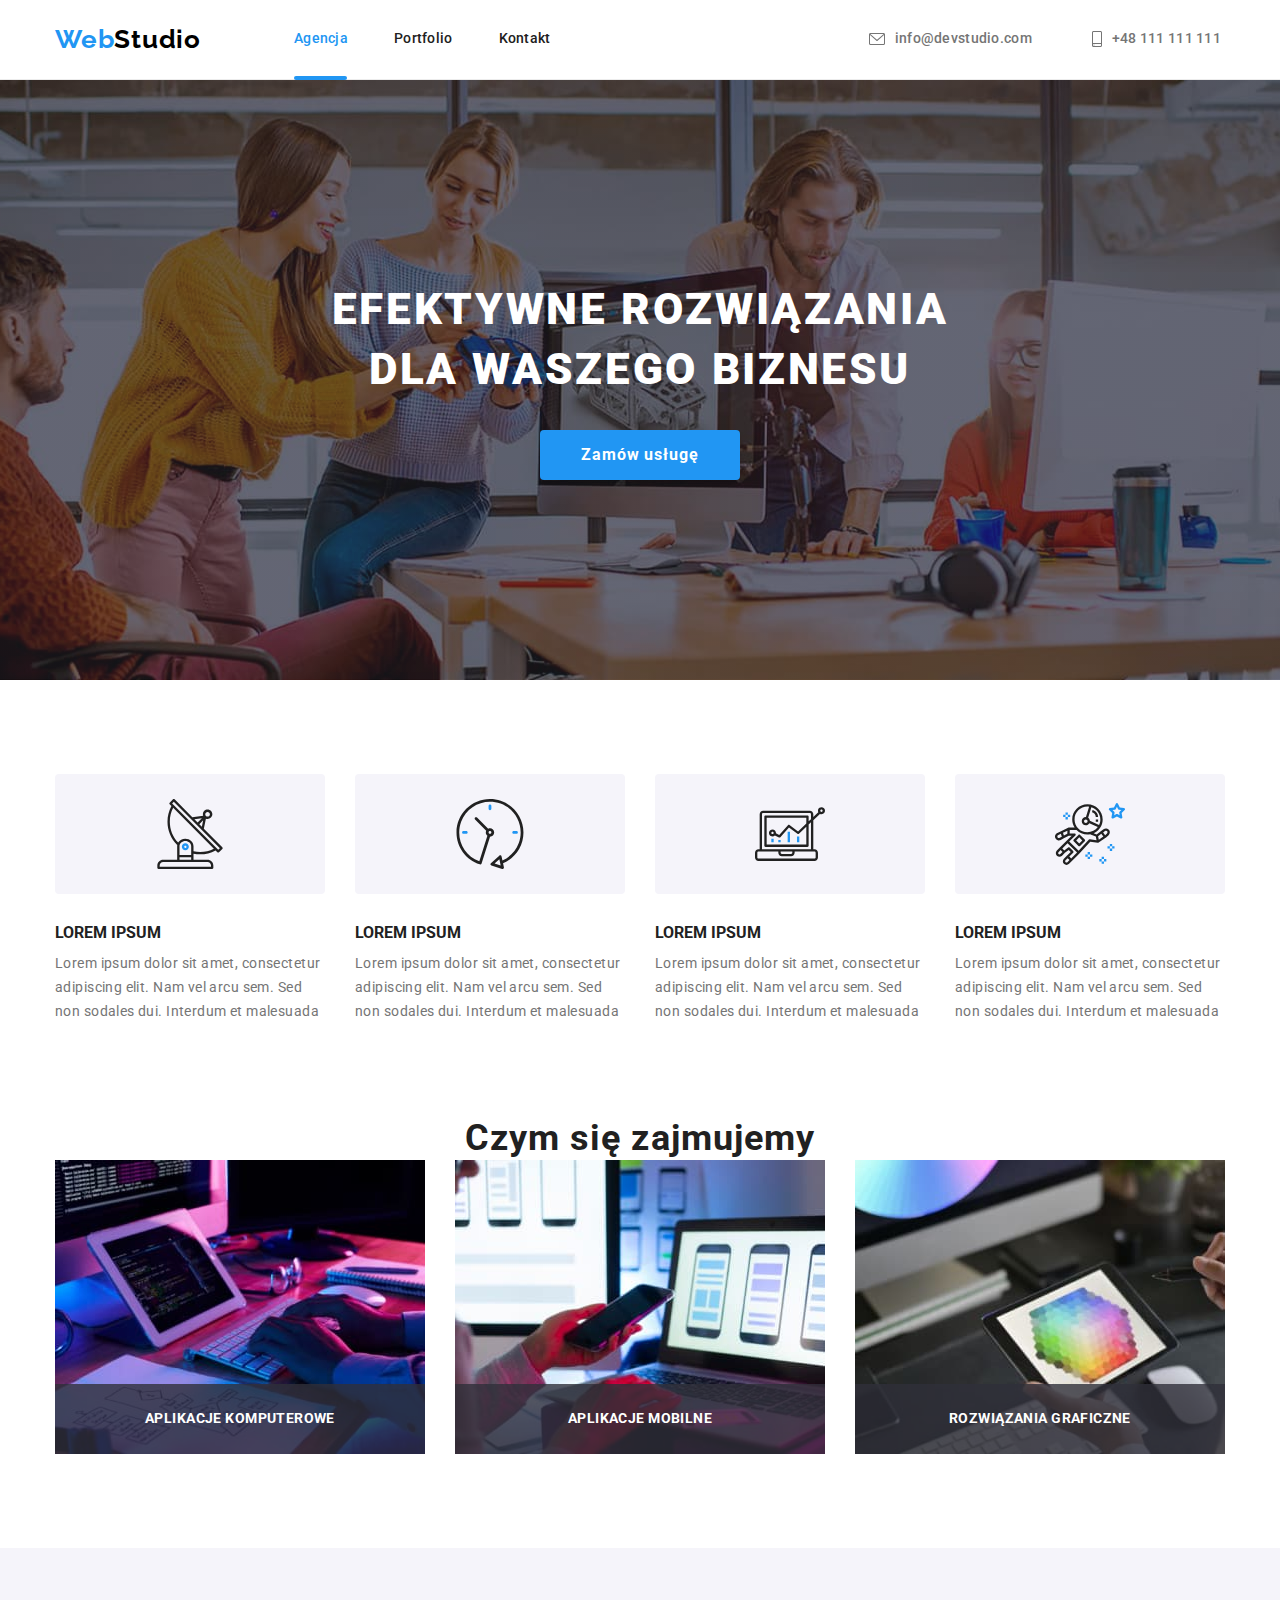
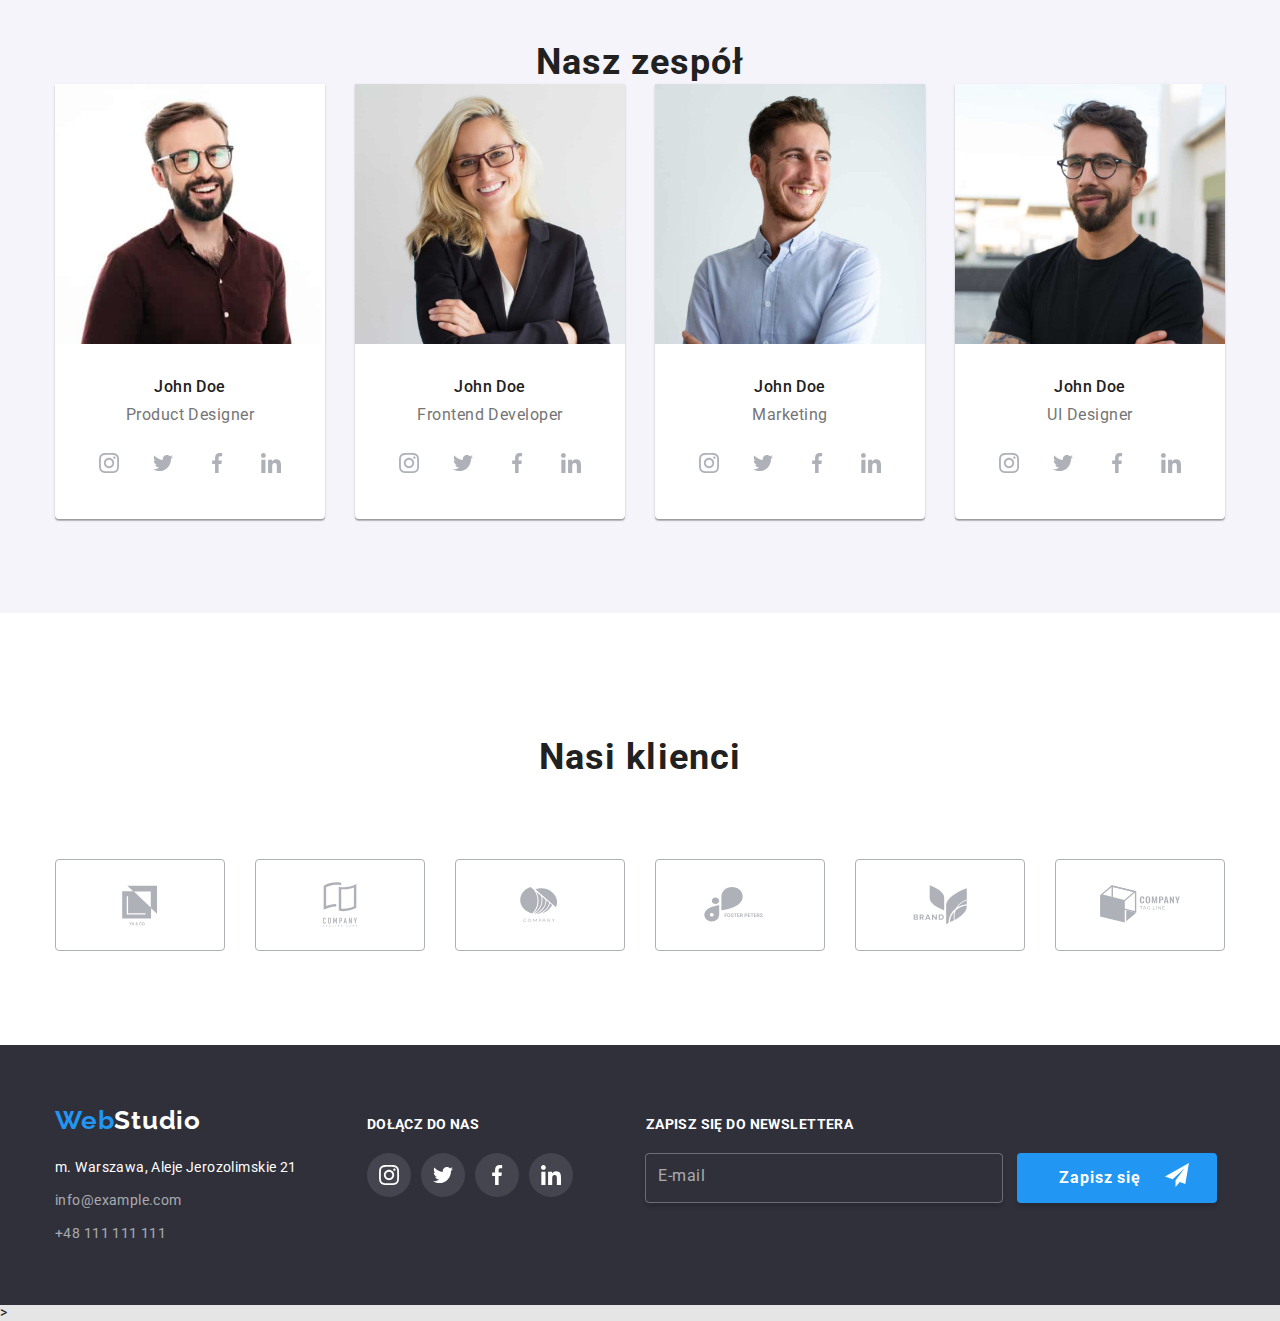
<file: index.html>
<!DOCTYPE html>
<html lang="pl">
  <head>
    <meta charset="UTF-8" />
    <meta name="viewport" content="width=device-width, initial-scale=1.0" />
    <link
      rel="stylesheet"
      href="https://cdnjs.cloudflare.com/ajax/libs/modern-normalize/1.0.0/modern-normalize.min.css"
    />
    <link rel="stylesheet" type="text/css" href="./css/main.min.css" />
    <link rel="preconnect" href="https://fonts.googleapis.com" />
    <link rel="preconnect" href="https://fonts.gstatic.com" crossorigin />
    <link
      href="https://fonts.googleapis.com/css2?family=Raleway:wght@700&family=Roboto:wght@400;500;700;900&display=swap"
      rel="stylesheet"
    />
    <title>Studio</title>
  </head>
  <body class="body">
    <header class="header">
      <div class="container">
        <div class="header__wrapper">
          <a class="logo" href="./index.html"
            ><span class="logo__highlight">Web</span>Studio</a
          >
          <nav class="navigation">
            <ul class="list navigation__list">
              <li class="navigation__element">
                <a class="navigation__link link" href="./index.html"
                  ><span class="navigation__highlight">Agencja</span></a
                >
              </li>
              <li class="navigation__element">
                <a class="navigation__link link" href="./portfolio.html"
                  >Portfolio</a
                >
              </li>
              <li class="navigation__element">
                <a class="navigation__link link" href="./index.html">Kontakt</a>
              </li>
            </ul>
          </nav>
          <div class="contacts">
            <ul class="list contacts__list">
              <li class="contacts__element">
                <a class="contacts__link link" href="mailto:info@devstudio.com"
                  ><svg class="contacts__icon contacts__icon-mail">
                    <use href="./images/icons.svg#icon-envelope"></use>
                  </svg>
                  info@devstudio.com</a
                >
              </li>
              <li class="contacts__element">
                <a class="contacts__link link" href="tel:+48111111111"
                  ><svg class="contacts__icon contacts__icon-phone">
                    <use href="./images/icons.svg#icon-smartphone"></use></svg
                  >+48 111 111 111</a
                >
              </li>
            </ul>
          </div>
        </div>
      </div>
    </header>
    <main class="main">
      <div class="introduction">
        <div class="container">
          <h1 class="text introduction__heading">
            Efektywne rozwiązania dla Waszego biznesu
          </h1>
          <button
            class="button introduction__button"
            type="button"
            data-modal-open
          >
            Zamów usługę
          </button>
        </div>
      </div>
      <section class="section description">
        <div class="container">
          <ul class="list description__list">
            <li class="description__element">
              <div class="description__decoration">
                <svg class="description__icon">
                  <use href="./images/icons.svg#icon-antenna"></use>
                </svg>
              </div>
              <h3 class="text description__heading">LOREM IPSUM</h3>
              <p class="text description__paragraf">
                Lorem ipsum dolor sit amet, consectetur adipiscing elit. Nam vel
                arcu sem. Sed non sodales dui. Interdum et malesuada
              </p>
            </li>
            <li class="description__element">
              <div class="description__decoration">
                <svg class="description__icon">
                  <use href="./images/icons.svg#icon-clock"></use>
                </svg>
              </div>
              <h3 class="text description__heading">LOREM IPSUM</h3>
              <p class="text description__paragraf">
                Lorem ipsum dolor sit amet, consectetur adipiscing elit. Nam vel
                arcu sem. Sed non sodales dui. Interdum et malesuada
              </p>
            </li>

            <li class="description__element">
              <div class="description__decoration">
                <svg class="description__icon">
                  <use href="./images/icons.svg#icon-diagram"></use>
                </svg>
              </div>
              <h3 class="text description__heading">LOREM IPSUM</h3>
              <p class="text description__paragraf">
                Lorem ipsum dolor sit amet, consectetur adipiscing elit. Nam vel
                arcu sem. Sed non sodales dui. Interdum et malesuada
              </p>
            </li>
            <li class="description__element">
              <div class="description__decoration">
                <svg class="description__icon">
                  <use href="./images/icons.svg#icon-astronaut"></use>
                </svg>
              </div>
              <h3 class="text description__heading">LOREM IPSUM</h3>
              <p class="text description__paragraf">
                Lorem ipsum dolor sit amet, consectetur adipiscing elit. Nam vel
                arcu sem. Sed non sodales dui. Interdum et malesuada
              </p>
            </li>
          </ul>
        </div>
      </section>
      <section class="section workspace">
        <div class="container">
          <h2 class="text section__heading">Czym się zajmujemy</h2>
          <ul class="list section__list">
            <li class="workspace__element">
              <a class="link worskspace__link" href="/"
                ><img
                  class="workspace__image"
                  src="./images/box1.jpg"
                  alt="Prezentacja przestrzeni roboczej. Osoba pisze na klawiaturze, przed nią znajduje się rysunek techniczny, tablet oraz laptop."
                  width="370"
                  height="294"
              /></a>
              <div class="workspace__overlay">
                <p class="text workspace__paragraph">aplikacje komputerowe</p>
              </div>
            </li>
            <li class="workspace__element">
              <a class="link worskspace__link" href="/"
                ><img
                  class="workspace__image"
                  src="./images/box2.jpg"
                  alt="Prezentacja projektowania aplikacji mobinej. Projektant wyświetla na monitorze komputera trzy propozycje wyświetlania strony internetowej na smartphonie i porównuje je z tym co widzi na swoim telefonie."
                  width="370"
                  height="294"
              /></a>
              <div class="workspace__overlay">
                <p class="text workspace__paragraph">aplikacje mobilne</p>
              </div>
            </li>
            <li class="workspace__element">
              <a class="link worskspace__link" href="/"
                ><img
                  class="workspace__image"
                  src="./images/box3.jpg"
                  alt="Prezentacja tworzenia wizualnego aspektu stron. Projektant trzyma w dłoni tablet, na którym wyświetla się paleta barw do wyboru w projekcie"
                  width="370"
                  height="294"
              /></a>
              <div class="workspace__overlay">
                <p class="text workspace__paragraph">rozwiązania graficzne</p>
              </div>
            </li>
          </ul>
        </div>
      </section>
      <section class="section team">
        <div class="container">
          <h2 class="text section__heading">Nasz zespół</h2>
          <ul class="list section__list">
            <li class="team__member">
              <figure class="team__figure">
                <img
                  class="team__image"
                  src="./images/productdesigner.jpg"
                  alt="Zdjęcie naszego Product Designera"
                  width="270"
                  height="260"
                />
                <figcaption class="team__caption">
                  <h4 class="text team__heading">John Doe</h4>
                  <p class="text team__description">Product Designer</p>
                  <ul class="list media__list team__list">
                    <li class="media__element">
                      <a
                        class="media__link"
                        href="https://www.instagram.com/"
                        rel="noopener noreferrer"
                        target="_blank"
                      >
                        <svg class="media__icon media__team">
                          <use
                            href="./images/icons.svg#icon-instagram"
                          ></use></svg
                      ></a>
                    </li>
                    <li class="media__element">
                      <a
                        class="media__link"
                        href="https://www.twitter.com/"
                        rel="noopener noreferrer"
                        target="_blank"
                      >
                        <svg class="media__icon media__team">
                          <use
                            href="./images/icons.svg#icon-twitter"
                          ></use></svg
                      ></a>
                    </li>
                    <li class="media__element">
                      <a
                        class="media__link"
                        href="https://www.facebook.com/"
                        rel="noopener noreferrer"
                        target="_blank"
                      >
                        <svg class="media__icon media__team">
                          <use
                            href="./images/icons.svg#icon-facebook"
                          ></use></svg
                      ></a>
                    </li>
                    <li class="media__element">
                      <a
                        class="media__link"
                        href="https://www.linkedin.com/"
                        rel="noopener noreferrer"
                        target="_blank"
                      >
                        <svg class="media__icon media__team">
                          <use
                            href="./images/icons.svg#icon-linkedin"
                          ></use></svg
                      ></a>
                    </li>
                  </ul>
                </figcaption>
              </figure>
            </li>
            <li class="team__member">
              <figure class="team__figure">
                <img
                  class="team__image"
                  src="./images/frontenddeveloper.jpg"
                  alt="Zdjęcie naszej Frontend Deweloperki"
                  width="270"
                  height="260"
                />
                <figcaption class="team__caption">
                  <h4 class="text team__heading">John Doe</h4>
                  <p class="text team__description">Frontend Developer</p>
                  <ul class="list media__list team__list">
                    <li class="media__element">
                      <a
                        class="media__link"
                        href="https://www.instagram.com/"
                        rel="noopener noreferrer"
                        target="_blank"
                      >
                        <svg class="media__icon media__team">
                          <use
                            href="./images/icons.svg#icon-instagram"
                          ></use></svg
                      ></a>
                    </li>
                    <li class="media__element">
                      <a
                        class="media__link"
                        href="https://www.twitter.com/"
                        rel="noopener noreferrer"
                        target="_blank"
                      >
                        <svg class="media__icon media__team">
                          <use
                            href="./images/icons.svg#icon-twitter"
                          ></use></svg
                      ></a>
                    </li>
                    <li class="media__element">
                      <a
                        class="media__link"
                        href="https://www.facebook.com/"
                        rel="noopener noreferrer"
                        target="_blank"
                      >
                        <svg class="media__icon media__team">
                          <use
                            href="./images/icons.svg#icon-facebook"
                          ></use></svg
                      ></a>
                    </li>
                    <li class="media__element">
                      <a
                        class="media__link"
                        href="https://www.linkedin.com/"
                        rel="noopener noreferrer"
                        target="_blank"
                      >
                        <svg class="media__icon media__team">
                          <use
                            href="./images/icons.svg#icon-linkedin"
                          ></use></svg
                      ></a>
                    </li>
                  </ul>
                </figcaption>
              </figure>
            </li>
            <li class="team__member">
              <figure class="team__figure">
                <img
                  class="team__image"
                  src="./images/marketing.jpg"
                  alt="Zdjęcie naszego marketingowca"
                  width="270"
                  height="260"
                />
                <figcaption class="team__caption">
                  <h4 class="text team__heading">John Doe</h4>
                  <p class="text team__description">Marketing</p>
                  <ul class="list media__list team__list">
                    <li class="media__element">
                      <a
                        class="media__link"
                        href="https://www.instagram.com/"
                        rel="noopener noreferrer"
                        target="_blank"
                      >
                        <svg class="media__icon media__team">
                          <use
                            href="./images/icons.svg#icon-instagram"
                          ></use></svg
                      ></a>
                    </li>
                    <li class="media__element">
                      <a
                        class="media__link"
                        href="https://www.twitter.com/"
                        rel="noopener noreferrer"
                        target="_blank"
                      >
                        <svg class="media__icon media__team">
                          <use
                            href="./images/icons.svg#icon-twitter"
                          ></use></svg
                      ></a>
                    </li>
                    <li class="media__element">
                      <a
                        class="media__link"
                        href="https://www.facebook.com/"
                        rel="noopener noreferrer"
                        target="_blank"
                      >
                        <svg class="media__icon media__team">
                          <use
                            href="./images/icons.svg#icon-facebook"
                          ></use></svg
                      ></a>
                    </li>
                    <li class="media__element">
                      <a
                        class="media__link"
                        href="https://www.linkedin.com/"
                        rel="noopener noreferrer"
                        target="_blank"
                      >
                        <svg class="media__icon media__team">
                          <use
                            href="./images/icons.svg#icon-linkedin"
                          ></use></svg
                      ></a>
                    </li>
                  </ul>
                </figcaption>
              </figure>
            </li>
            <li class="team__member">
              <figure class="team__figure">
                <img
                  class="team__image"
                  src="./images/uidesigner.jpg"
                  alt="Zdjęcie naszego UI Designera"
                  width="270"
                  height="260"
                />
                <figcaption class="team__caption">
                  <h4 class="text team__heading">John Doe</h4>
                  <p class="text team__description">UI Designer</p>
                  <ul class="list media__list team__list">
                    <li class="media__element">
                      <a
                        class="media__link"
                        href="https://www.instagram.com/"
                        rel="noopener noreferrer"
                        target="_blank"
                      >
                        <svg class="media__icon media__team">
                          <use
                            href="./images/icons.svg#icon-instagram"
                          ></use></svg
                      ></a>
                    </li>
                    <li class="media__element">
                      <a
                        class="media__link"
                        href="https://www.twitter.com/"
                        rel="noopener noreferrer"
                        target="_blank"
                      >
                        <svg class="media__icon media__team">
                          <use
                            href="./images/icons.svg#icon-twitter"
                          ></use></svg
                      ></a>
                    </li>
                    <li class="media__element">
                      <a
                        class="media__link"
                        href="https://www.facebook.com/"
                        rel="noopener noreferrer"
                        target="_blank"
                      >
                        <svg class="media__icon media__team">
                          <use
                            href="./images/icons.svg#icon-facebook"
                          ></use></svg
                      ></a>
                    </li>
                    <li class="media__element">
                      <a
                        href="https://www.linkedin.com/"
                        rel="noopener noreferrer"
                        target="_blank"
                      >
                        <svg class="media__icon media__team">
                          <use
                            href="./images/icons.svg#icon-linkedin"
                          ></use></svg
                      ></a>
                    </li>
                  </ul>
                </figcaption>
              </figure>
            </li>
          </ul>
        </div>
      </section>
      <section class="section clients">
        <div class="container">
          <h2 class="section__heading">Nasi klienci</h2>
          <ul class="list section__list clients__list">
            <li class="clients__element">
              <a href="./index.html"
                ><svg class="clients__logo">
                  <use href="./images/icons.svg#icon-logo-one"></use></svg
              ></a>
            </li>
            <li class="clients__element">
              <a href="./index.html">
                <svg class="clients__logo">
                  <use href="./images/icons.svg#icon-logo-two"></use></svg
              ></a>
            </li>
            <li class="clients__element">
              <a href="./index.html">
                <svg class="clients__logo">
                  <use href="./images/icons.svg#icon-logo-three"></use></svg
              ></a>
            </li>
            <li class="clients__element">
              <a href="./index.html">
                <svg class="clients__logo">
                  <use href="./images/icons.svg#icon-logo-four"></use></svg
              ></a>
            </li>
            <li class="clients__element">
              <a href="./index.html">
                <svg class="clients__logo">
                  <use href="./images/icons.svg#icon-logo-five"></use></svg
              ></a>
            </li>
            <li class="clients__element">
              <a href="./index.html">
                <svg class="clients__logo">
                  <use href="./images/icons.svg#icon-logo-six"></use></svg
              ></a>
            </li>
          </ul>
        </div>
      </section>
    </main>
    <footer class="footer">
      <div class="container">
        <div class="footer__wrapper">
          <div class="footer__contacts">
            <a class="logo" href="./index.html"
              ><span class="logo__highlight">Web</span>Studio</a
            >
            <address class="address">
              <ul class="list address__list">
                <li class="address__element">
                  m. Warszawa, Aleje Jerozolimskie 21
                </li>
                <li class="address__element">
                  <a class="link address__link" href="mailto:info@example.com"
                    >info@example.com</a
                  >
                </li>
                <li class="address__element">
                  <a class="link address__link" href="tel:+48111111111"
                    >+48 111 111 111</a
                  >
                </li>
              </ul>
            </address>
          </div>
          <div class="media">
            <h3 class="text media__heading">Dołącz do nas</h3>
            <ul class="list media__list">
              <li class="media__element">
                <a
                  class="media__link"
                  href="https://www.instagram.com/"
                  rel="noopener noreferrer"
                  target="_blank"
                >
                  <svg class="media__icon media__footer">
                    <use href="./images/icons.svg#icon-instagram"></use></svg
                ></a>
              </li>
              <li class="media__element">
                <a
                  class="media__link"
                  href="https://www.twitter.com/"
                  rel="noopener noreferrer"
                  target="_blank"
                >
                  <svg class="media__icon media__footer">
                    <use href="./images/icons.svg#icon-twitter"></use></svg
                ></a>
              </li>
              <li class="media__element">
                <a
                  class="media__link"
                  href="https://www.facebook.com/"
                  rel="noopener noreferrer"
                  target="_blank"
                >
                  <svg class="media__icon media__footer">
                    <use href="./images/icons.svg#icon-facebook"></use></svg
                ></a>
              </li>
              <li class="media__element">
                <a
                  class="media__link"
                  href="https://www.linkedin.com/"
                  rel="noopener noreferrer"
                  target="_blank"
                >
                  <svg class="media__icon media__footer">
                    <use href="./images/icons.svg#icon-linkedin"></use></svg
                ></a>
              </li>
            </ul>
          </div>
          <div class="subscription">
            <form class="subscription__form" name="signup-subscription-form">
              <fieldset class="subscription__fieldset">
                <label class="subscription__label" for="sub-email"
                  >Zapisz się do newslettera</label
                >

                <input
                  class="subscription__input"
                  type="email"
                  name="subscribtion-email"
                  id="sub-email"
                  placeholder="E-mail"
                  required
                />
              </fieldset>
              <button class="button subscription__button" type="submit">
                Zapisz się<svg class="subscription__icon">
                  <use href="./images/icons.svg#icon-send"></use>
                </svg>
              </button>
            </form>
          </div>
        </div>
      </div>
    </footer>
    >
    <div class="modal is-hidden" data-modal>
      <div class="modal__box">
        <button class="modal__closing" type="button" data-modal-close>
          <svg class="modal__x">
            <use href="./images/icons.svg#btn-modal"></use>
          </svg>
        </button>
        <form class="modal__form" name="sign up form">
          <div class="modal__legend">
            Zostaw swoje dane w formularzu poniżej
          </div>
          <fieldset class="modal__fieldset">
            <label class="modal__label" for="name">Imię</label>
            <svg class="modal__icon">
              <use href="./images/icons.svg#form-person"></use>
            </svg>
            <input
              class="modal__input"
              type="text"
              name="user-name"
              id="name"
              required
            />
          </fieldset>
          <fieldset class="modal__fieldset">
            <label class="modal__label" for="phone">Telefon</label>
            <svg class="modal__icon">
              <use href="./images/icons.svg#form-phone"></use>
            </svg>
            <input
              class="modal__input"
              type="tel"
              name="user phone number"
              id="phone"
              required
            />
          </fieldset>
          <fieldset class="modal__fieldset">
            <label class="modal__label" for="email">Email</label>
            <svg class="modal__icon">
              <use href="./images/icons.svg#form-email"></use>
            </svg>
            <input
              class="modal__input"
              type="email"
              name="user email address"
              id="email"
              required
            />
          </fieldset>
          <fieldset class="modal__comment">
            <label class="modal__label" for="comment">Komentarz</label>
            <input
              class="modal__input"
              type="text"
              name="user comment"
              id="comment"
              placeholder="Wprowadź tekst"
            />
          </fieldset>
          <label class="modal__checkbox checkbox">
            <input
              class="checkbox__input checkbox__input--hidden"
              type="checkbox"
              name="policy checkbox"
              required
            />
            <span class="checkbox__mark">
              <svg class="checkbox__check">
                <use href="./images/icons.svg#checked"></use>
              </svg>
            </span>
            Oświadczam iż akceptuję
            <a class="modal__link" href="./index.html">Regulamin</a> i
            <a class="modal__link" href="./index.html">Politykę Prywatności</a
            >. </label
          ><button class="button modal__submit" type="submit">Wyślij</button>
        </form>
      </div>
    </div>
    <script src="./js/modal.js"></script>
  </body>
</html>
</file>
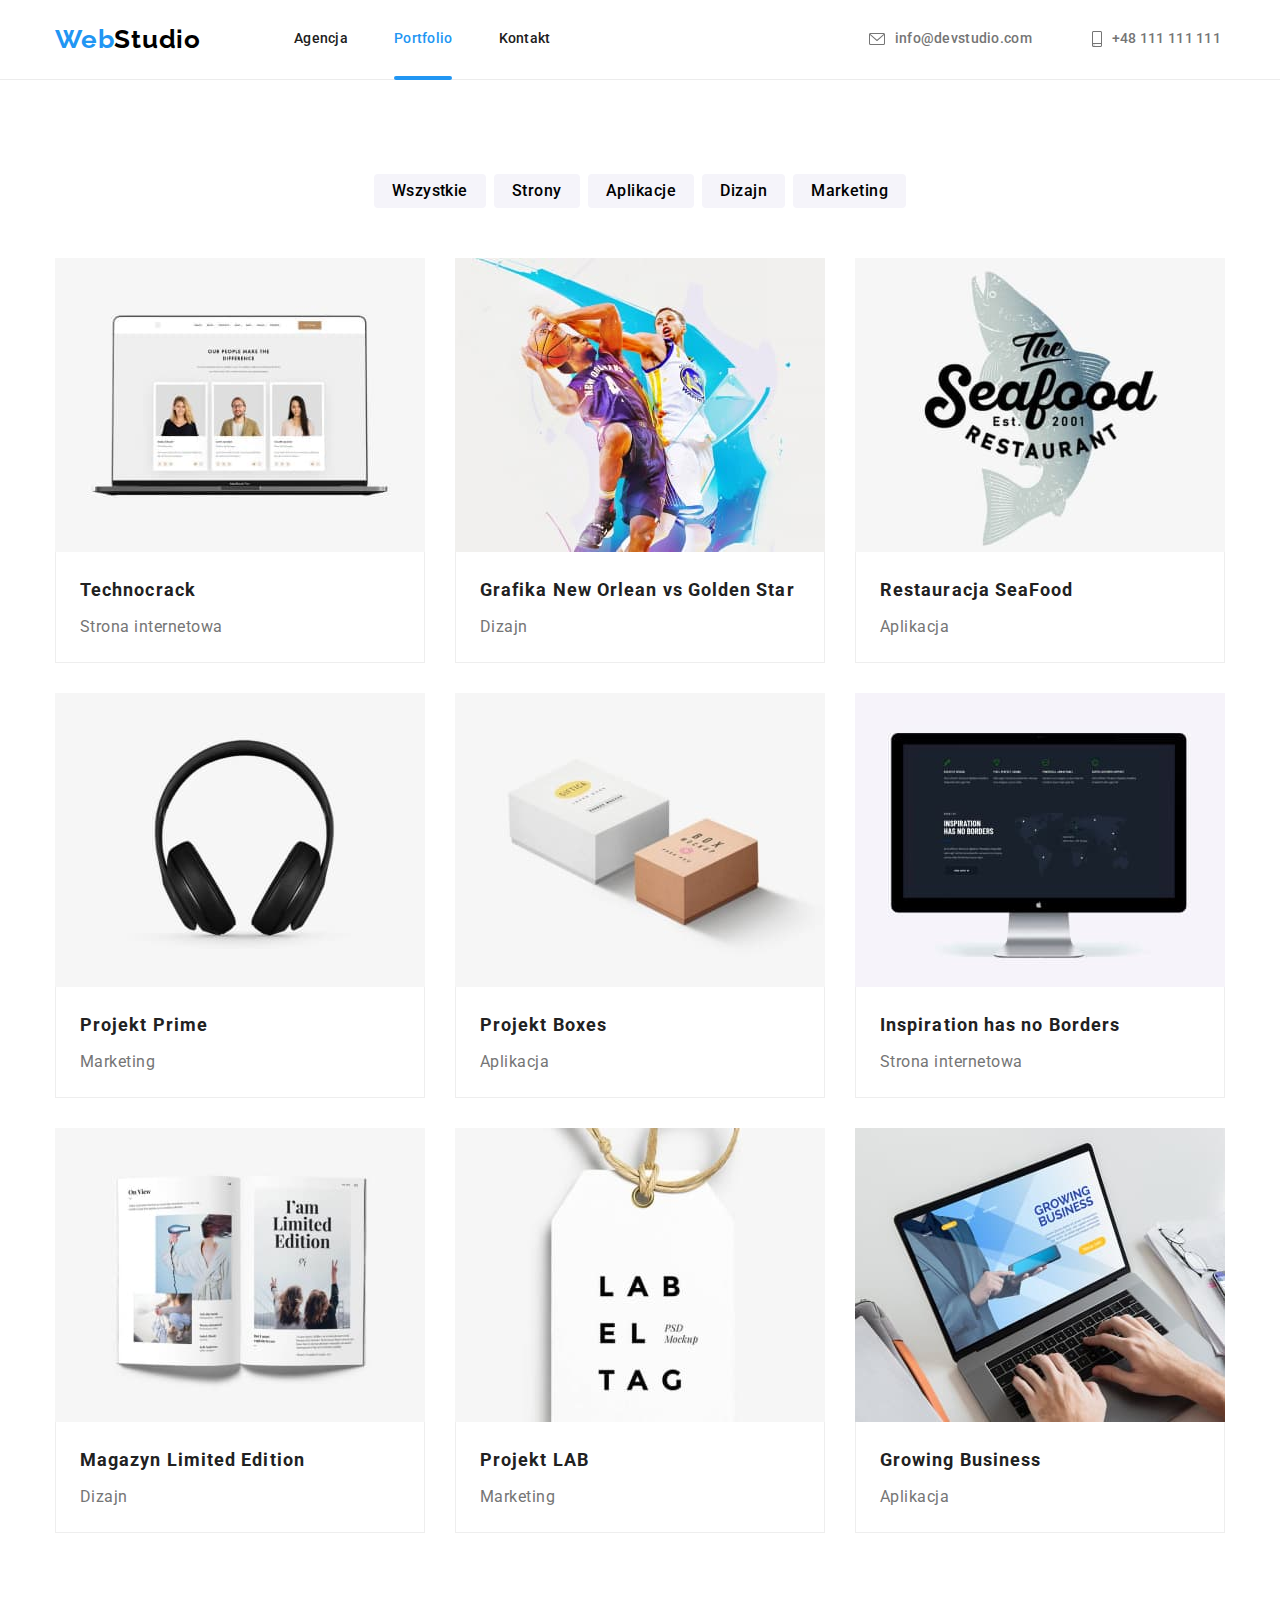
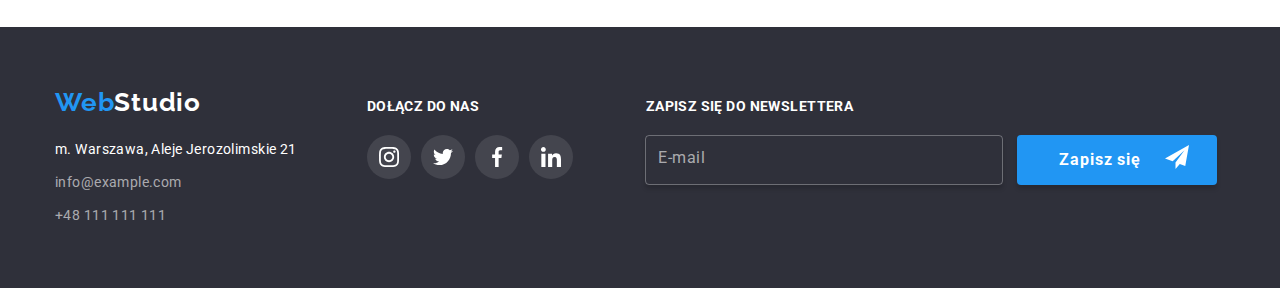
<file: portfolio.html>
<!DOCTYPE html>
<html lang="pl">
  <head>
    <meta charset="UTF-8" />
    <meta name="viewport" content="width=device-width, initial-scale=1.0" />
    <link
      rel="stylesheet"
      href="https://cdnjs.cloudflare.com/ajax/libs/modern-normalize/1.0.0/modern-normalize.min.css"
    />
    <link rel="stylesheet" type="text/css" href="./css/main.min.css" />
    <link rel="preconnect" href="https://fonts.googleapis.com" />
    <link rel="preconnect" href="https://fonts.gstatic.com" crossorigin />
    <link
      href="https://fonts.googleapis.com/css2?family=Raleway:wght@700&family=Roboto:wght@400;500;700;900&display=swap"
      rel="stylesheet"
    />
    <title>Portfolio</title>
  </head>
  <body class="body">
    <header class="header header-portfolio">
      <div class="container">
        <div class="header__wrapper">
          <a class="logo" href="./index.html"
            ><span class="logo__highlight">Web</span>Studio</a
          >
          <nav class="navigation">
            <ul class="list navigation__list">
              <li class="navigation__element">
                <a class="navigation__link link" href="./index.html">Agencja</a>
              </li>
              <li class="navigation__element">
                <a class="navigation__link link" href="./portfolio.html"
                  ><span class="navigation__highlight">Portfolio</span></a
                >
              </li>
              <li class="navigation__element">
                <a class="navigation__link link" href="./index.html">Kontakt</a>
              </li>
            </ul>
          </nav>
          <div class="contacts">
            <ul class="list contacts__list">
              <li class="contacts__element">
                <a class="contacts__link link" href="mailto:info@devstudio.com"
                  ><svg class="contacts__icon contacts__icon-mail">
                    <use href="./images/icons.svg#icon-envelope"></use>
                  </svg>
                  info@devstudio.com</a
                >
              </li>
              <li class="contacts__element">
                <a class="contacts__link link" href="tel:+48111111111"
                  ><svg class="contacts__icon contacts__icon-phone">
                    <use href="./images/icons.svg#icon-smartphone"></use></svg
                  >+48 111 111 111</a
                >
              </li>
            </ul>
          </div>
        </div>
      </div>
    </header>

    <main class="main">
      <div class="container">
        <div class="section menu">
          <ul class="list menu__list">
            <li class="menu__element">
              <button class="button menu__button" type="button">
                Wszystkie
              </button>
            </li>
            <li class="menu__element">
              <button class="button menu__button" type="button">Strony</button>
            </li>
            <li class="menu__element">
              <button class="button menu__button" type="button">
                Aplikacje
              </button>
            </li>
            <li class="menu__element">
              <button class="button menu__button" type="button">Dizajn</button>
            </li>
            <li>
              <button class="button menu__button" type="button">
                Marketing
              </button>
            </li>
          </ul>
        </div>
      </div>
      <div class="container">
        <div class="section project">
          <ul class="list project__list">
            <li class="project__description">
              <figure class="project__figure">
                <div class="project__wrapper">
                  <img
                    class="project__picture"
                    src="./images/project1.jpg"
                    alt="Widok monitora laptopa, na którym wyświetlona jest strona internetowa. Strona główna wyświetla nagłówek oraz pod nim zdjęcia trzech specjalistów z krótką notą informacyjną."
                    width="370"
                    height="294"
                  />
                  <div class="project__overlay">
                    <p class="text project__paragraph">
                      Technocrack jest popularną platformą wykorzystywaną do
                      rozpowszechniania koronawirusa. Firmy wykorzystują tę
                      platformę do celów szpiegowskich i ataków na
                      niezabezpieczone serwery konkurencji
                    </p>
                  </div>
                </div>
                <figcaption class="project__caption">
                  <h4 class="text project__name">Technocrack</h4>
                  <p class="text project__type">Strona internetowa</p>
                </figcaption>
              </figure>
            </li>
            <li class="project__description">
              <figure class="project__figure">
                <div class="project__wrapper">
                  <img
                    class="project__picture"
                    src="./images/project2.jpg"
                    alt="Plakat przedstawiający dwóch koszykarzy, z których jeden jest w wyskoku do rzucenia piłką, a drugi próbuje go zablokować. Akcja dzieje się na dwukolorowym niebiesko-szarym tle dodającym dynamicznego wyglądu."
                    width="370"
                    height="294"
                  />
                  <div class="project__overlay">
                    <p class="text project__paragraph">
                      Technocrack jest popularną platformą wykorzystywaną do
                      rozpowszechniania koronawirusa. Firmy wykorzystują tę
                      platformę do celów szpiegowskich i ataków na
                      niezabezpieczone serwery konkurencji
                    </p>
                  </div>
                </div>
                <figcaption class="project__caption">
                  <h4 class="text project__name">
                    Grafika New Orlean vs Golden Star
                  </h4>
                  <p class="text project__type">Dizajn</p>
                </figcaption>
              </figure>
            </li>
            <li class="project__description">
              <figure class="project__figure">
                <div class="project__wrapper">
                  <img
                    class="project__picture"
                    src="./images/project3.jpg"
                    alt="Zaprojektowane logo aplikacji restauracji The Seafood. Czarne logo z nazwą, datą utworzenia i podpisem restauracja jest umieszczone na tle sylwetki pstrąga w kolorach szarości. Pstrąg umieszczony jest wertykalnie, głową do góry i zakrzywiony w lewo ogonem na dole."
                    width="370"
                    height="294"
                  />
                  <div class="project__overlay">
                    <p class="text project__paragraph">
                      Technocrack jest popularną platformą wykorzystywaną do
                      rozpowszechniania koronawirusa. Firmy wykorzystują tę
                      platformę do celów szpiegowskich i ataków na
                      niezabezpieczone serwery konkurencji
                    </p>
                  </div>
                </div>
                <figcaption class="project__caption">
                  <h4 class="text project__name">Restauracja SeaFood</h4>
                  <p class="text project__type">Aplikacja</p>
                </figcaption>
              </figure>
            </li>
            <li class="project__description">
              <figure class="project__figure">
                <div class="project__wrapper">
                  <img
                    class="project__picture"
                    src="./images/project4.jpg"
                    alt="Proste czare słuchawki nauszne."
                    width="370"
                    height="294"
                  />
                  <div class="project__overlay">
                    <p class="text project__paragraph">
                      Technocrack jest popularną platformą wykorzystywaną do
                      rozpowszechniania koronawirusa. Firmy wykorzystują tę
                      platformę do celów szpiegowskich i ataków na
                      niezabezpieczone serwery konkurencji
                    </p>
                  </div>
                </div>
                <figcaption class="project__caption">
                  <h4 class="text project__name">Projekt Prime</h4>
                  <p class="text project__type">Marketing</p>
                </figcaption>
              </figure>
            </li>
            <li class="project__description">
              <figure class="project__figure">
                <div class="project__wrapper">
                  <img
                    class="project__picture"
                    src="./images/project5.jpg"
                    alt=" Dwa pudełka: białe i beżowe, ustawione w pewnej odległości, ale w jednej linii. Jedno pudełko wygląda naj oddalone przedłużenie drugiego pudełka."
                    width="370"
                    height="294"
                  />
                  <div class="project__overlay">
                    <p class="text project__paragraph">
                      Technocrack jest popularną platformą wykorzystywaną do
                      rozpowszechniania koronawirusa. Firmy wykorzystują tę
                      platformę do celów szpiegowskich i ataków na
                      niezabezpieczone serwery konkurencji
                    </p>
                  </div>
                </div>
                <figcaption class="project__caption">
                  <h4 class="text project__name">Projekt Boxes</h4>
                  <p class="text project__type">Aplikacja</p>
                </figcaption>
              </figure>
            </li>
            <li class="project__description">
              <figure class="project__figure">
                <div class="project__wrapper">
                  <img
                    class="project__picture"
                    src="./images/project6.jpg"
                    alt="Widok monitora komputera, na którym wyświetla się strona o czarnym tle i jasnej czcionce. Prawy, dolny róg zajmuje mapa świata w skali szarości z zaznaczonymi poprzez białe punkty różnymi miejscami."
                    width="370"
                    height="294"
                  />
                  <div class="project__overlay">
                    <p class="text project__paragraph">
                      Technocrack jest popularną platformą wykorzystywaną do
                      rozpowszechniania koronawirusa. Firmy wykorzystują tę
                      platformę do celów szpiegowskich i ataków na
                      niezabezpieczone serwery konkurencji
                    </p>
                  </div>
                </div>
                <figcaption class="project__caption">
                  <h4 class="text project__name">Inspiration has no Borders</h4>
                  <p class="text project__type">Strona internetowa</p>
                </figcaption>
              </figure>
            </li>
            <li class="project__description">
              <figure class="project__figure">
                <div class="project__wrapper">
                  <img
                    class="project__picture"
                    src="./images/project7.jpg"
                    alt="Widok otwartego magazynu, w którym po lewej stronie znajduje się zdjęcie kobiety. Kobieta ta trzyma suszarkę w prawej ręce i suszy włosy w taki sposób, że całe są zwiane na jej twarz, którą całowicie przesłaniaja. Po prawej stronie magazynu znajduje się logo I'am Limited Edition oraz zdjęcie dwóch kobiet obróconych plecami do obiektywu. Kobiety mają długie brązowe włosy, stoją ramię w ramię. Każda z nich trzyma uniesioną oddaloną od koleżanki rękę do góry pokazując znak peace."
                    width="370"
                    height="294"
                  />
                  <div class="project__overlay">
                    <p class="text project__paragraph">
                      Technocrack jest popularną platformą wykorzystywaną do
                      rozpowszechniania koronawirusa. Firmy wykorzystują tę
                      platformę do celów szpiegowskich i ataków na
                      niezabezpieczone serwery konkurencji
                    </p>
                  </div>
                </div>
                <figcaption class="project__caption">
                  <h4 class="text project__name">Magazyn Limited Edition</h4>
                  <p class="text project__type">Dizajn</p>
                </figcaption>
              </figure>
            </li>
            <li class="project__description">
              <figure class="project__figure">
                <div class="project__wrapper">
                  <img
                    class="project__picture"
                    src="./images/project8.jpg"
                    alt="Prezentacja prostej białej etykiety na konopnym sznurku. Etykieta czarnymi, wytłuszczonymi literami ma wydrukowany napis LAB EL TAG, w czego każdy fragment znajduje się w innym wierszu. Przy literach EL znajduje się niewielki napis wydrukowany czarną kursywą PSD Mockup. "
                    width="370"
                    height="294"
                  />
                  <div class="project__overlay">
                    <p class="text project__paragraph">
                      Technocrack jest popularną platformą wykorzystywaną do
                      rozpowszechniania koronawirusa. Firmy wykorzystują tę
                      platformę do celów szpiegowskich i ataków na
                      niezabezpieczone serwery konkurencji
                    </p>
                  </div>
                </div>
                <figcaption class="project__caption">
                  <h4 class="text project__name">Projekt LAB</h4>
                  <p class="text project__type">Marketing</p>
                </figcaption>
              </figure>
            </li>
            <li class="project__description">
              <figure class="project__figure">
                <div class="project__wrapper">
                  <img
                    class="project__picture"
                    src="./images/project9.jpg"
                    alt=" Widok laptopa, na którego klawiaturze ktoś trzyma dłonie. Na monitorze wyświetla się strona internetowa o niebieskim nagłówku GROWING BUSINESS po prawej stronie. Po lewej stronie znajduje się zdjęcie sylwetki mężczyzny w grafitowym garniturze, od szyji do pasa, Mężczyzna trzyma w dłoni tablet, na który wskazuje palcem."
                    width="370"
                    height="294"
                  />
                  <div class="project__overlay">
                    <p class="text project__paragraph">
                      Technocrack jest popularną platformą wykorzystywaną do
                      rozpowszechniania koronawirusa. Firmy wykorzystują tę
                      platformę do celów szpiegowskich i ataków na
                      niezabezpieczone serwery konkurencji
                    </p>
                  </div>
                </div>
                <figcaption class="project__caption">
                  <h4 class="text project__name">Growing Business</h4>
                  <p class="text project__type">Aplikacja</p>
                </figcaption>
              </figure>
            </li>
          </ul>
        </div>
      </div>
    </main>
    <footer class="footer">
      <div class="container">
        <div class="footer__wrapper">
          <div class="footer__contacts">
            <a class="logo" href="./index.html"
              ><span class="logo__highlight">Web</span>Studio</a
            >
            <address class="address">
              <ul class="list address__list">
                <li class="address__element">
                  m. Warszawa, Aleje Jerozolimskie 21
                </li>
                <li class="address__element">
                  <a class="link address__link" href="mailto:info@example.com"
                    >info@example.com</a
                  >
                </li>
                <li class="address__element">
                  <a class="link address__link" href="tel:+48111111111"
                    >+48 111 111 111</a
                  >
                </li>
              </ul>
            </address>
          </div>
          <div class="media">
            <h3 class="text media__heading">Dołącz do nas</h3>
            <ul class="list media__list">
              <li class="media__element">
                <a
                  class="media__link"
                  href="https://www.instagram.com/"
                  rel="noopener noreferrer"
                  target="_blank"
                >
                  <svg class="media__icon media__footer">
                    <use href="./images/icons.svg#icon-instagram"></use></svg
                ></a>
              </li>
              <li class="media__element">
                <a
                  class="media__link"
                  href="https://www.twitter.com/"
                  rel="noopener noreferrer"
                  target="_blank"
                >
                  <svg class="media__icon media__footer">
                    <use href="./images/icons.svg#icon-twitter"></use></svg
                ></a>
              </li>
              <li class="media__element">
                <a
                  class="media__link"
                  href="https://www.facebook.com/"
                  rel="noopener noreferrer"
                  target="_blank"
                >
                  <svg class="media__icon media__footer">
                    <use href="./images/icons.svg#icon-facebook"></use></svg
                ></a>
              </li>
              <li class="media__element">
                <a
                  class="media__link"
                  href="https://www.linkedin.com/"
                  rel="noopener noreferrer"
                  target="_blank"
                >
                  <svg class="media__icon media__footer">
                    <use href="./images/icons.svg#icon-linkedin"></use></svg
                ></a>
              </li>
            </ul>
          </div>
          <div class="subscription">
            <form class="subscription__form" name="signup-subscription-form">
              <fieldset class="subscription__fieldset">
                <label class="subscription__label" for="sub-email"
                  >Zapisz się do newslettera</label
                >

                <input
                  class="subscription__input"
                  type="email"
                  name="subscribtion-email"
                  id="sub-email"
                  placeholder="E-mail"
                  required
                />
              </fieldset>
              <button class="button subscription__button" type="submit">
                Zapisz się<svg class="subscription__icon">
                  <use href="./images/icons.svg#icon-send"></use>
                </svg>
              </button>
            </form>
          </div>
        </div>
      </div>
    </footer>
  </body>
</html>
</file>
<file: css/main.min.css>
.is-hidden{visibility:hidden;opacity:0;pointer-events:none}.body{font-family:"Roboto",sans-serif;font-size:14px;font-weight:400;background-color:#e5e5e5;color:#212121;line-height:1.14;max-width:1600px;margin:0 auto;box-shadow:0px 4px 4px rgba(0,0,0,.25),0px 4px 4px rgba(0,0,0,.25)}.section{padding-top:94px;padding-bottom:94px}.section__heading{padding-bottom:50px;font-weight:700;font-size:36px;line-height:1.16;letter-spacing:.03em;text-align:center}.section__list{display:flex;gap:30px}.container{max-width:1200px;padding:0 15px;margin:auto}.logo{display:flex;justify-self:flex-start;font-family:"Raleway",sans-serif;font-weight:700;font-size:26px;line-height:1.19;letter-spacing:.03em;text-decoration:none;cursor:pointer}.logo__highlight{color:#2196f3}.text{margin:0 0;padding:0 0}.link{text-decoration:none;color:inherit;transition:color 250ms;transition-timing-function:cubic-bezier(0.4, 0, 0.2, 1)}.link:hover,.link:focus{color:#2196f3}.link:active,.link:visited{color:initial}.list{list-style:none;margin:0 0;padding:0 0}.button{display:block;font-family:"Roboto",sans-serif;font-size:16px;text-align:center;border-radius:4px;border:none;cursor:pointer;box-shadow:0px 4px 4px rgba(0,0,0,.15)}.checkbox__mark{position:absolute;display:block;width:16px;height:15px;left:-22px;top:3px;border-radius:2px;transition:background-color 250ms;transition-timing-function:cubic-bezier(0.4, 0, 0.2, 1)}.checkbox__check{width:13px;height:10px;position:absolute;top:3px;left:1px}.checkbox__input{display:block;position:absolute;cursor:pointer;left:-22px;top:3px;width:16px;height:15px;border:2px #212121 solid;border-radius:2px}.checkbox__input--hidden{-moz-appearance:none;-webkit-appearance:none;appearance:none}.checkbox .checkbox__input:checked~.checkbox__mark{background-color:#2196f3}.header{padding:24px;background-color:#fff;border-bottom:1px solid #ececec;position:relative}.header__wrapper{display:flex;align-items:center;justify-content:space-between;padding-right:2px}.header .logo{color:#000}.header .navigation__highlight::after{content:"";display:block;background-color:#2196f3;width:53px;height:4px;border:1px;border-radius:2px;position:absolute;bottom:-1px}.header-portfolio .navigation__highlight::after{content:"";display:block;background-color:#2196f3;width:58px;height:4px;border:1px;border-radius:2px;position:absolute;bottom:-1px}.navigation{display:flex;flex-grow:2}.navigation__list{display:flex;padding-left:93px;gap:46px}.navigation__highlight{color:#2196f3}.navigation__link{font-weight:500;letter-spacing:.02em}.navigation__link:hover,.navigation__link:focus{color:#2196f3}.contacts{display:flex;justify-self:flex-end;align-items:center}.contacts__list{display:flex;gap:50px;padding-right:2px}.contacts__link{display:flex;align-items:center;font-weight:500;letter-spacing:.02em;color:#757575}.contacts__icon{display:inline-block;height:16px;fill:#757575}.contacts__icon-phone{width:30px}.contacts__icon-mail{width:36px}.contacts__link:hover .contacts__icon,.contacts__link:focus .contacts__icon{fill:#2196f3}.main{background-color:#fff}.introduction{background-color:#2f303a;background-image:linear-gradient(rgba(47, 48, 58, 0.4), rgba(47, 48, 58, 0.4)),url("../images/backgroundimage.jpg");background-size:cover;background-clip:padding-box;width:100%;height:100%;background-position:center;padding:200px}.introduction__heading{margin:0 auto;max-width:696px;font-weight:900;font-size:44px;line-height:1.36;text-align:center;letter-spacing:.06em;text-transform:uppercase;color:#fff;padding-bottom:30px}.introduction__button{margin:0 auto;width:200px;height:50px;font-weight:700;line-height:1.88;letter-spacing:.06em;color:#fff;background-color:#2196f3}.description{padding-bottom:0px}.description__list{display:flex;justify-items:center;gap:30px}.description__decoration{display:flex;width:270px;height:120px;background-color:#f5f4fa;border-radius:4px;justify-content:space-around;align-items:center}.description__heading{font-weight:700;text-transform:uppercase;padding-bottom:10px;padding-top:30px}.description__paragraf{line-height:1.71;letter-spacing:.03em;color:#757575}.description__icon{width:70px;height:70px}.clients__element{border:1px solid #afb1b8;border-radius:4px;width:170px;height:92px;transition:fill 250ms,border-color 250ms;transition-timing-function:cubic-bezier(0.4, 0, 0.2, 1)}.clients__list{flex-wrap:nowrap;justify-content:center}.clients__logo{width:100%;height:100%;fill:#afb1b8;transition:fill 250ms,border-color 250ms;transition-timing-function:cubic-bezier(0.4, 0, 0.2, 1)}.clients__logo:hover,.clients__logo:focus,.clients__element:hover,.clients__element:focus{fill:#2196f3;border-color:#2196f3}.team{background-color:#f5f4fa}.team__heading{padding-top:30px;padding-bottom:10px;font-weight:500;font-size:16px;line-height:1.18;letter-spacing:.03em;text-align:center}.team__description{padding-bottom:16px;font-size:16px;line-height:1.18;letter-spacing:.03em;text-align:center;color:#757575}.team__list{justify-content:center;padding-bottom:30px}.team__member{background-color:#fff;box-shadow:0px 1px 3px rgba(0,0,0,.12),0px 1px 1px rgba(0,0,0,.14),0px 2px 1px rgba(0,0,0,.2);border-radius:0px 0px 4px 4px}.team__figure{display:block;width:100%;margin:0 0}.team__member{background-color:#fff;box-shadow:0px 1px 3px rgba(0,0,0,.12),0px 1px 1px rgba(0,0,0,.14),0px 2px 1px rgba(0,0,0,.2);border-radius:0px 0px 4px 4px}.team__figure{display:block;width:100%;margin:0 0}.workspace__element{position:relative}.workspace__image{display:block}.workspace__overlay{display:block;position:absolute;width:370px;height:70px;padding-block:27px;background-color:rgba(47,48,58,.8);bottom:0}.workspace__paragraph{font-weight:700;text-align:center;letter-spacing:.03em;text-transform:uppercase;color:#fff}.project{padding-top:50px}.project__list{flex-basis:auto;display:flex;flex-wrap:wrap;gap:30px;padding:0}.project__description{max-width:370px;background-color:#fff;overflow:hidden;transition:box-shadow 250ms;transition-timing-function:cubic-bezier(0.4, 0, 0.2, 1)}.project__description:hover,.project__description:focus{box-shadow:0px 1px 1px rgba(0,0,0,.12),0px 4px 4px rgba(0,0,0,.06),1px 4px 6px rgba(0,0,0,.16);cursor:pointer}.project__figure{margin:0 0;display:block}.project__caption{border:1px solid #eee;border-top:none}.project__picture{display:block;width:100%}.project__name{font-weight:700;font-size:18px;line-height:2;letter-spacing:.06em;padding-left:24px;padding-top:20px;padding-bottom:4px}.project__type{font-size:16px;line-height:1.88;letter-spacing:.03em;color:#757575;padding-left:24px;padding-bottom:20px}.project__paragraph{font-size:18px;line-height:1.33;letter-spacing:.03em;color:#fff;padding:49px 5px 49px 24px}.project__wrapper{position:relative;overflow:hidden}.project__overlay{width:100%;height:100%;position:absolute;background-color:rgba(33,150,243,.9);transform:translateY(100%);will-change:transform;transition:transform 250ms;transition-timing-function:cubic-bezier(0.4, 0, 0.2, 1)}.project__description:hover .project__overlay{transform:translateY(-100%)}.media__heading{font-size:inherit;font-weight:700;letter-spacing:.03em;text-transform:uppercase;color:#fff;padding-top:12px;padding-bottom:20px;font-style:normal}.media__list{display:flex;gap:10px;flex-wrap:nowrap}.media__icon{width:44px;height:44px;border-radius:50%;transition:background-color 250ms;transition-timing-function:cubic-bezier(0.4, 0, 0.2, 1)}.media__footer{fill:#fff;background-color:rgba(255,255,255,.1)}.media__footer:hover,.media__footer:focus{background-color:#2196f3}.media__team{fill:#afb1b8}.media__team:hover,.media__team:focus{fill:#fff;background-color:#2196f3}.menu{padding-bottom:0px}.menu__list{display:flex;gap:8px;justify-content:center}.menu__button{background-color:#f5f4fa;font-weight:500;line-height:1.62;letter-spacing:.03em;padding:4px 18px;box-shadow:none;transition:box-shadow 250ms,color 250ms,border-color 250ms,background 250ms;transition-timing-function:cubic-bezier(0.4, 0, 0.2, 1)}.menu__button:hover,.menu_button:focus{background:#2196f3;color:#fff;box-shadow:0px 3px 1px rgba(0,0,0,.1),0px 1px 2px rgba(0,0,0,.08),0px 2px 2px rgba(0,0,0,.12)}.footer{background-color:#2f303a;padding-top:60px;padding-bottom:60px}.footer__wrapper{display:flex;gap:70px}.footer .logo{color:#fff;padding-bottom:20px}.address__list{font-style:normal;line-height:1.71;letter-spacing:.03em;color:#fff;display:flex;flex-direction:column;gap:9px}.address__link{color:rgba(255,255,255,.6)}.subscription{padding-top:48px}.subscription__button{width:200px;height:50px;background:#2196f3;color:#fff;font-weight:700;line-height:1.88;letter-spacing:.06em;position:relative;text-align:left;padding-left:42px}.subscription__icon{fill:#fff;width:24px;height:24px;position:absolute;right:28px}.subscription__input{background-color:#2f303a;border:none;outline:none;color:#fff;width:100%;height:100%}.subscription__input::-moz-placeholder{font-size:16px;line-height:1.25;letter-spacing:.03em;color:rgba(255,255,255,.6)}.subscription__input:-ms-input-placeholder{font-size:16px;line-height:1.25;letter-spacing:.03em;color:rgba(255,255,255,.6)}.subscription__input::placeholder{font-size:16px;line-height:1.25;letter-spacing:.03em;color:rgba(255,255,255,.6)}.subscription__form{display:flex;flex-wrap:nowrap;gap:12px}.subscription__fieldset{width:358px;height:50px;border:1px solid rgba(255,255,255,.3);border-radius:4px;position:relative;box-shadow:0px 4px 4px rgba(0,0,0,.15)}.subscription__label{font-size:inherit;font-weight:700;line-height:1.14;letter-spacing:.03em;text-transform:uppercase;color:#fff;position:absolute;top:-37px;left:0}.modal{display:flex;background:rgba(0,0,0,.2);position:fixed;left:0;right:0;top:0;bottom:0;transition:visibility,opacity;transition-duration:500ms;transition-timing-function:cubic-bezier(0.4, 0, 0.2, 1)}.modal__box{box-sizing:border-box;width:528px;height:581px;background-color:#fff;box-shadow:0px 1px 3px rgba(0,0,0,.12),0px 1px 1px rgba(0,0,0,.14),0px 2px 1px rgba(0,0,0,.2);border-radius:4px;cursor:initial;margin:auto;position:relative}.modal__closing{position:absolute;top:14px;right:14px;width:30px;height:30px;border-radius:50%;border:1px solid rgba(0,0,0,.1);background-color:#fff;cursor:pointer}.modal__x{fill:#000;width:11px;height:11px}.modal__form{width:100%;height:100%;display:flex;flex-direction:column;justify-content:space-between}.modal__legend{font-weight:700;font-size:20px;line-height:1.15;text-align:center;letter-spacing:.03em;margin-top:40px;margin-bottom:30px}.modal__label{font-size:12px;line-height:1.16;letter-spacing:.01em;color:#757575;position:absolute;top:-18px;left:0}.modal__input{width:100%;border:none;outline:none;font-size:12px;letter-spacing:.01em;line-height:1.16}.modal__input::-moz-placeholder{font-size:12px;line-height:1.16;letter-spacing:.01em;color:rgba(117,117,117,.5)}.modal__input:-ms-input-placeholder{font-size:12px;line-height:1.16;letter-spacing:.01em;color:rgba(117,117,117,.5)}.modal__input::placeholder{font-size:12px;line-height:1.16;letter-spacing:.01em;color:rgba(117,117,117,.5)}.modal__fieldset{display:flex;position:relative;width:448px;height:40px;border:1px solid rgba(33,33,33,.2);border-radius:4px;margin-bottom:28px;margin-left:40px;padding-left:12px;padding-block:10px;margin-top:0;will-change:bordercolor,fill;transition:fill 250ms,border-color 250ms;transition-timing-function:cubic-bezier(0.4, 0, 0.2, 1)}.modal__comment{width:448px;height:120px;resize:none;position:relative;border:1px solid rgba(33,33,33,.2);border-radius:4px;margin-bottom:20px;margin-left:40px;padding-left:16px;padding-block:11px;margin-top:0}.modal__link{color:#2196f3}.modal__icon{width:18px;height:18px;display:flex;align-self:center;margin-right:12px}.modal__submit{width:200px;height:50px;background:#2196f3;font-weight:700;line-height:1.88;letter-spacing:.06em;color:#fff;margin-left:164px;margin-bottom:40px;padding:0}.modal__fieldset:focus-within,.modal__comment:focus-within,.modal__fieldset:hover,.modal__comment:hover{border-color:#2196f3;fill:#2196f3}.modal__checkbox{margin-top:0;margin-bottom:30px;margin-left:77px;font-weight:400;font-size:14px;line-height:1.71;letter-spacing:.03em;color:#757575;position:relative}/*# sourceMappingURL=main.min.css.map */
</file>
